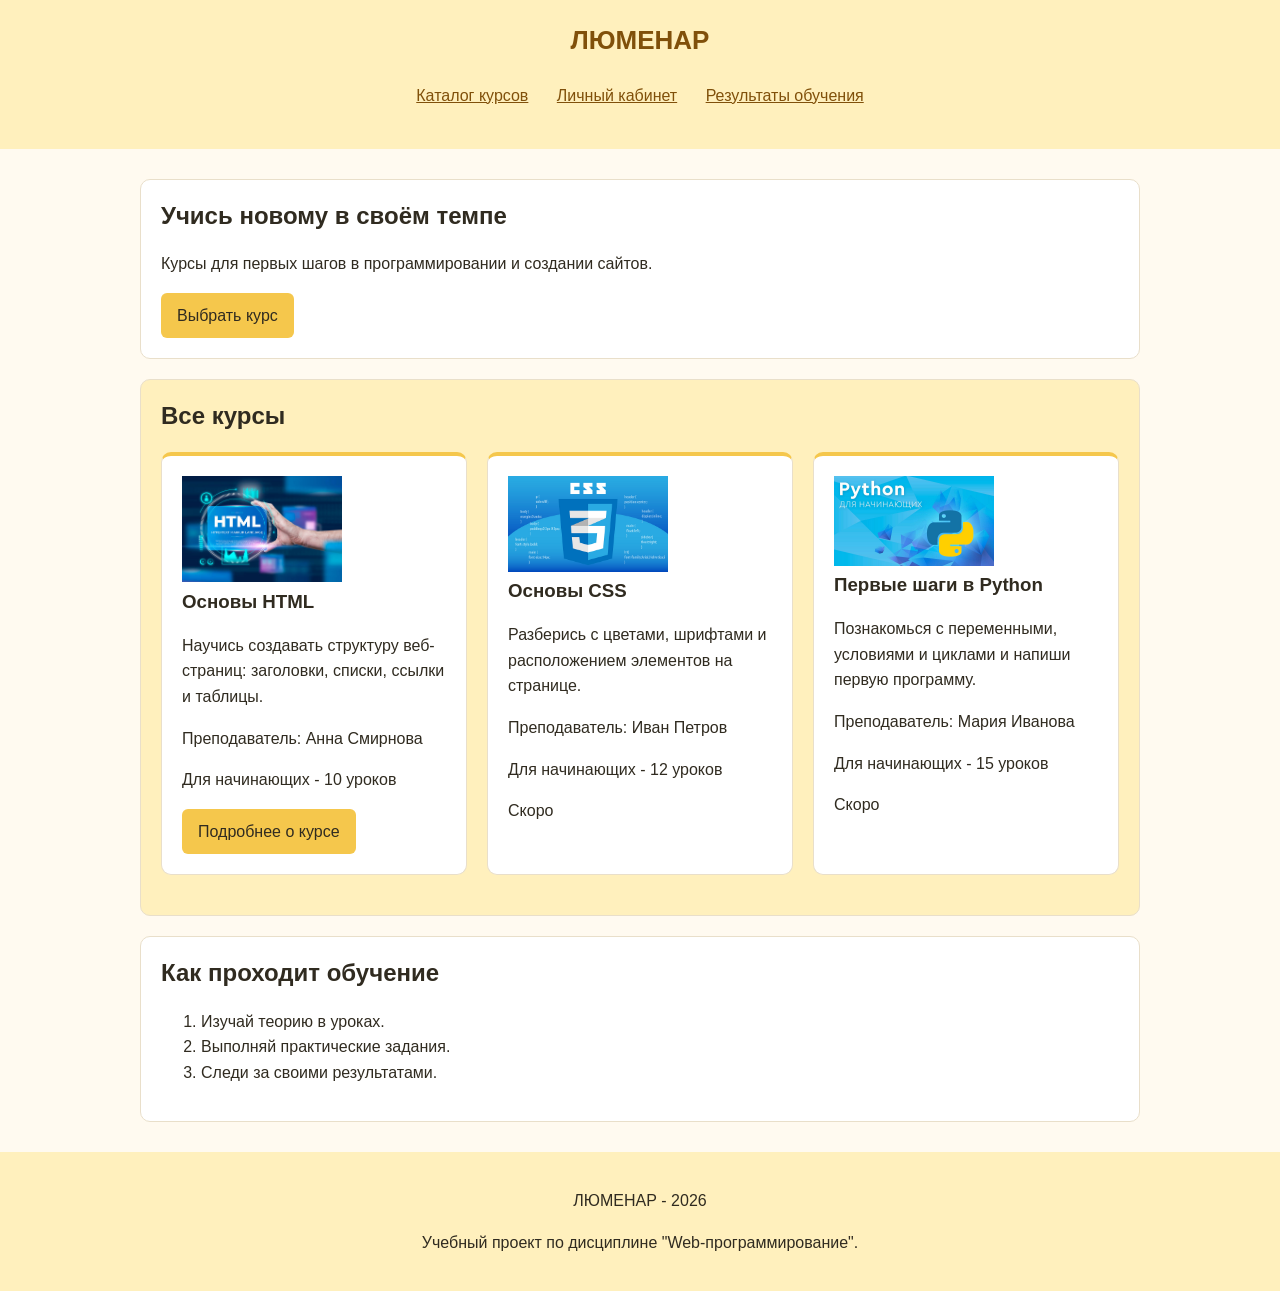
<file: lab2/index.html>
<!DOCTYPE html>
<html lang="ru">
<head>
    <meta charset="UTF-8">
    <meta name="viewport" content="width=device-width, initial-scale=1.0">
    <title>ЛЮМЕНАР - каталог курсов</title>
    <link rel="stylesheet" href="css/style.css">
</head>
<body>
    <!-- Общее меню сайта -->
    <header>
        <a href="index.html">ЛЮМЕНАР</a>
        <nav aria-label="Основная навигация">
            <ul>
                <li><a href="#catalog">Каталог курсов</a></li>
                <li><a href="profile.html">Личный кабинет</a></li>
                <li><a href="results.html">Результаты обучения</a></li>
            </ul>
        </nav>
    </header>

    <main>
        <section>
            <h1>Учись новому в своём темпе</h1>
            <p>Курсы для первых шагов в программировании и создании сайтов.</p>
            <a href="#catalog">Выбрать курс</a>
        </section>

        <!-- ссылки с #catalog ведут к этому разделу -->
        <section id="catalog">
            <h2>Все курсы</h2>
            <div class="courses">
                <article class="course-card">
                    <img src="images/course-html.png" alt="Обложка курса 'Основы HTML'" width="160">
                    <h3>Основы HTML</h3>
                    <p>Научись создавать структуру веб-страниц: заголовки, списки, ссылки и таблицы.</p>
                    <p>Преподаватель: Анна Смирнова</p>
                    <p>Для начинающих - 10 уроков</p>
                    <a href="course.html">Подробнее о курсе</a>
                </article>

                <!-- для этих курсов пока что нет страниц, поэтому вместо ссылки здесь текст -->
                <article class="course-card">
                    <img src="images/course-css.png" alt="Обложка курса 'Основы CSS'" width="160">
                    <h3>Основы CSS</h3>
                    <p>Разберись с цветами, шрифтами и расположением элементов на странице.</p>
                    <p>Преподаватель: Иван Петров</p>
                    <p>Для начинающих - 12 уроков</p>
                    <span>Скоро</span>
                </article>

                <article class="course-card">
                    <img src="images/course-python.png" alt="Обложка курса 'Первые шаги в Python'" width="160">
                    <h3>Первые шаги в Python</h3>
                    <p>Познакомься с переменными, условиями и циклами и напиши первую программу.</p>
                    <p>Преподаватель: Мария Иванова</p>
                    <p>Для начинающих - 15 уроков</p>
                    <span>Скоро</span>
                </article>
            </div>
        </section>

        <section>
            <h2>Как проходит обучение</h2>
            <ol>
                <li>Изучай теорию в уроках.</li>
                <li>Выполняй практические задания.</li>
                <li>Следи за своими результатами.</li>
            </ol>
        </section>
    </main>

    <footer>
        <p>ЛЮМЕНАР - 2026</p>
        <p>Учебный проект по дисциплине "Web-программирование".</p>
    </footer>
</body>
</html>
</file>
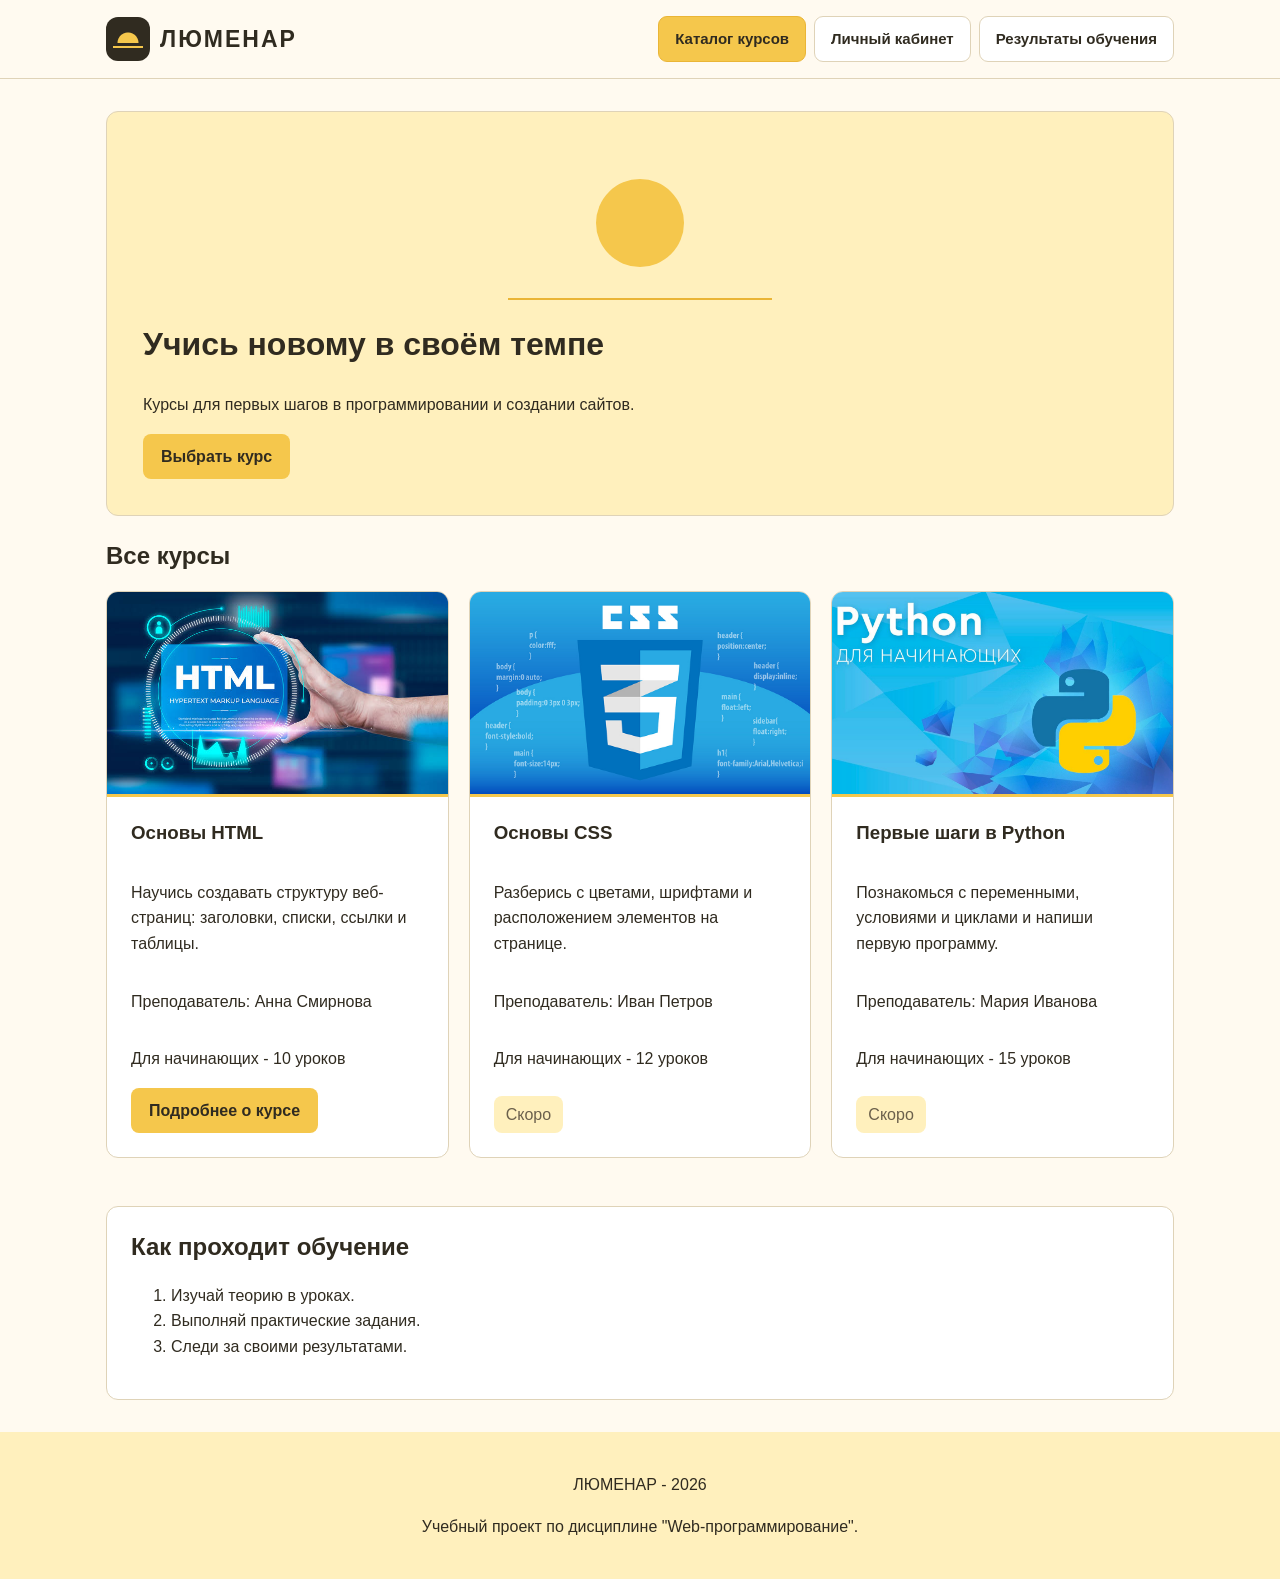
<file: lab4/index.html>
<!DOCTYPE html>
<html lang="ru">
<head>
    <meta charset="UTF-8">
    <meta name="viewport" content="width=device-width, initial-scale=1.0">
    <title>ЛЮМЕНАР - каталог курсов</title>
    <link rel="stylesheet" href="css/style.css">
</head>
<body>
    <!-- Общее меню сайта -->
    <header class="header">
        <a class="header__logo" href="index.html">ЛЮМЕНАР</a>
        <nav class="navigation" aria-label="Основная навигация">
            <ul>
                <li><a aria-current="page" href="#catalog">Каталог курсов</a></li>
                <li><a href="profile.html">Личный кабинет</a></li>
                <li><a href="results.html">Результаты обучения</a></li>
            </ul>
        </nav>
    </header>

    <main class="main main--catalog">
        <section class="panel hero">
            <span class="hero__horizon" aria-hidden="true">
                <span class="hero__sun"></span>
            </span>
            <h1>Учись новому в своём темпе</h1>
            <p>Курсы для первых шагов в программировании и создании сайтов.</p>
            <a class="button" href="#catalog">Выбрать курс</a>
        </section>

        <!-- ссылки с #catalog ведут к этому разделу -->
        <section class="catalog" id="catalog">
            <h2>Все курсы</h2>
            <div class="catalog__courses">
                <article class="course-card">
                    <img class="course-card__image" src="images/course-html.png" alt="Обложка курса 'Основы HTML'">
                    <div class="course-card__body">
                        <h3>Основы HTML</h3>
                        <p>Научись создавать структуру веб-страниц: заголовки, списки, ссылки и таблицы.</p>
                        <p>Преподаватель: Анна Смирнова</p>
                        <p>Для начинающих - 10 уроков</p>
                        <a class="button" href="course.html">Подробнее о курсе</a>
                    </div>
                </article>

                <!-- для этих курсов пока что нет страниц, поэтому вместо ссылки здесь текст -->
                <article class="course-card">
                    <img class="course-card__image" src="images/course-css.png" alt="Обложка курса 'Основы CSS'">
                    <div class="course-card__body">
                        <h3>Основы CSS</h3>
                        <p>Разберись с цветами, шрифтами и расположением элементов на странице.</p>
                        <p>Преподаватель: Иван Петров</p>
                        <p>Для начинающих - 12 уроков</p>
                        <span class="course-card__badge">Скоро</span>
                    </div>
                </article>

                <article class="course-card">
                    <img class="course-card__image" src="images/course-python.png" alt="Обложка курса 'Первые шаги в Python'">
                    <div class="course-card__body">
                        <h3>Первые шаги в Python</h3>
                        <p>Познакомься с переменными, условиями и циклами и напиши первую программу.</p>
                        <p>Преподаватель: Мария Иванова</p>
                        <p>Для начинающих - 15 уроков</p>
                        <span class="course-card__badge">Скоро</span>
                    </div>
                </article>
            </div>
        </section>

        <section class="panel">
            <h2>Как проходит обучение</h2>
            <ol>
                <li>Изучай теорию в уроках.</li>
                <li>Выполняй практические задания.</li>
                <li>Следи за своими результатами.</li>
            </ol>
        </section>
    </main>

    <footer class="footer">
        <p>ЛЮМЕНАР - 2026</p>
        <p>Учебный проект по дисциплине "Web-программирование".</p>
    </footer>
</body>
</html>
</file>
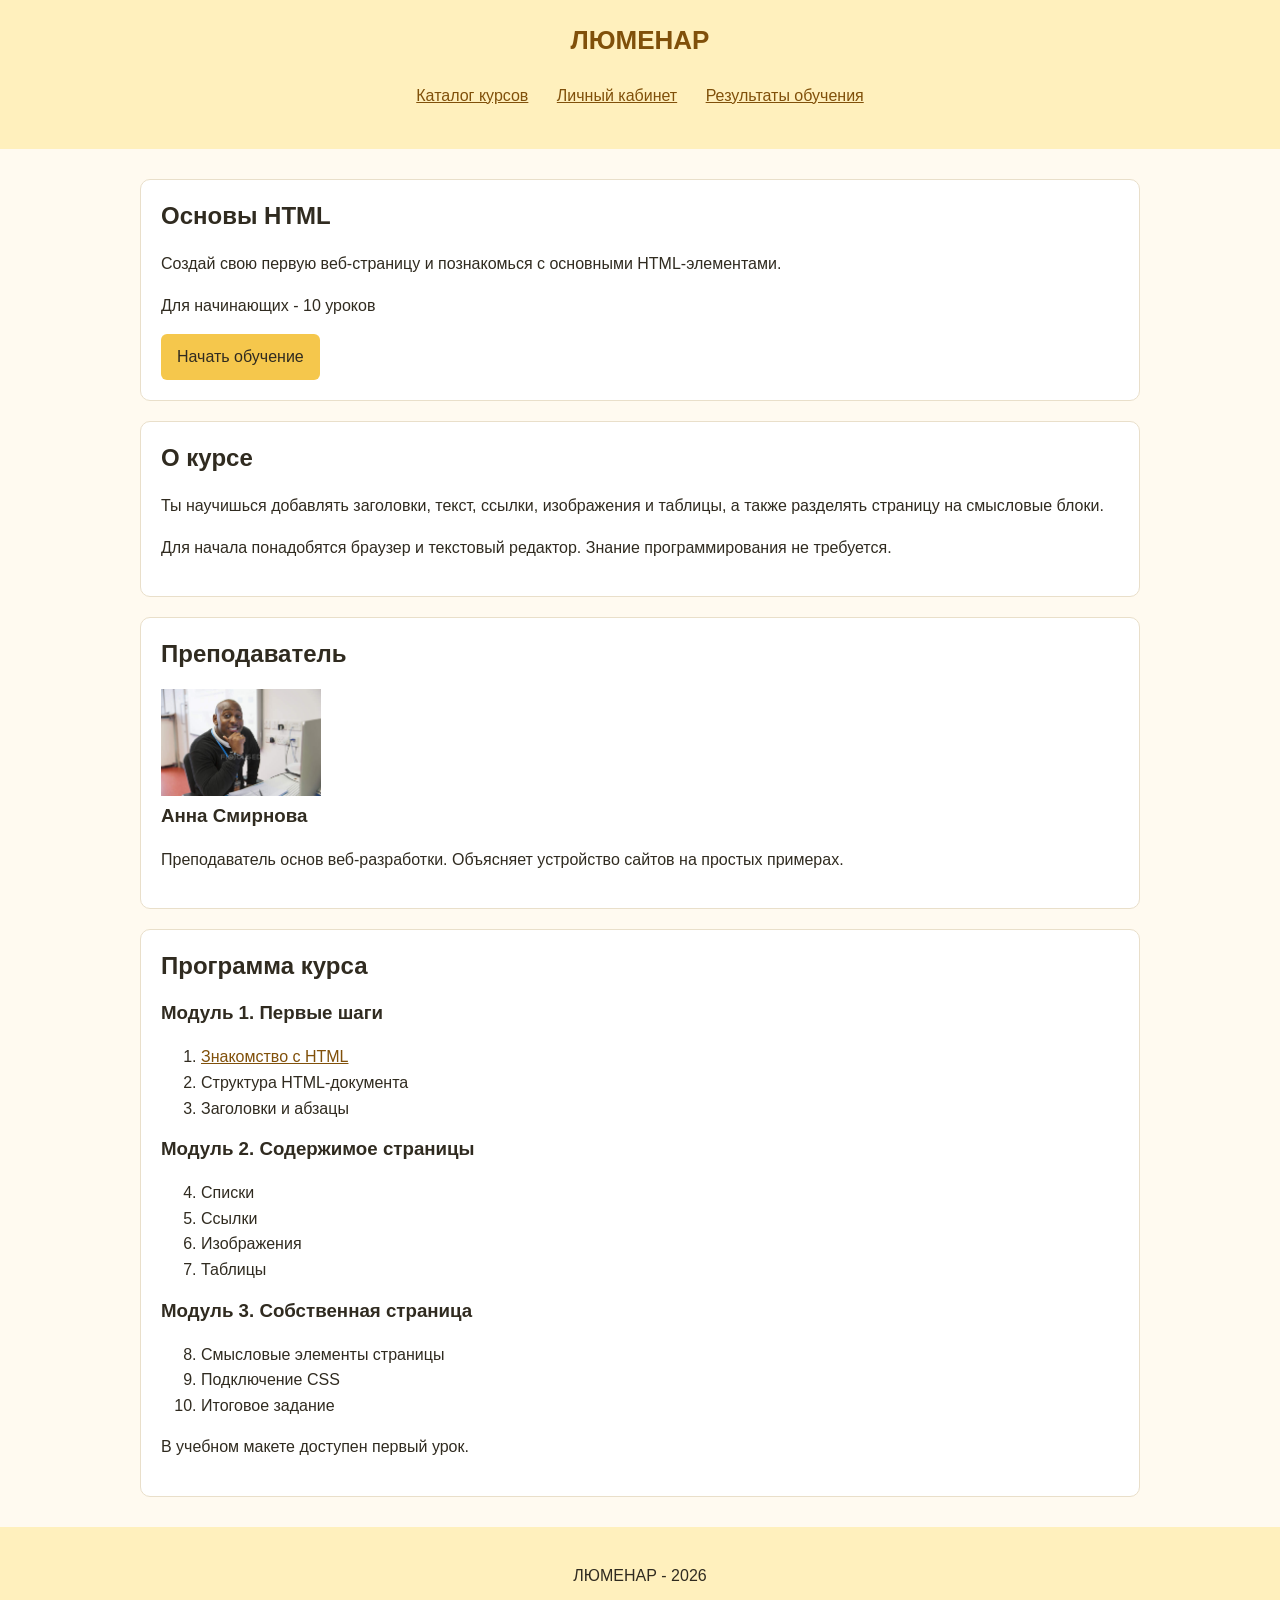
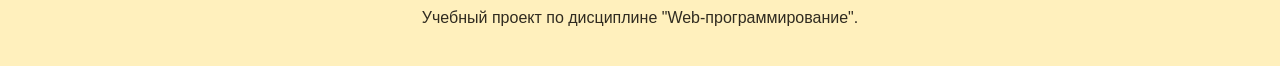
<file: lab2/course.html>
<!DOCTYPE html>
<html lang="ru">
<head>
    <meta charset="UTF-8">
    <meta name="viewport" content="width=device-width, initial-scale=1.0">
    <title>ЛЮМЕНАР - Основы HTML</title>
    <link rel="stylesheet" href="css/style.css">
</head>
<body>
    <header>
        <a href="index.html">ЛЮМЕНАР</a>
        <nav aria-label="Основная навигация">
            <ul>
                <li><a href="index.html#catalog">Каталог курсов</a></li>
                <li><a href="profile.html">Личный кабинет</a></li>
                <li><a href="results.html">Результаты обучения</a></li>
            </ul>
        </nav>
    </header>

    <main>
        <section>
            <h1>Основы HTML</h1>
            <p>Создай свою первую веб-страницу и познакомься с основными HTML-элементами.</p>
            <p>Для начинающих - 10 уроков</p>
            <a href="lesson.html">Начать обучение</a>
        </section>

        <section>
            <h2>О курсе</h2>
            <p>Ты научишься добавлять заголовки, текст, ссылки, изображения и таблицы, а также разделять страницу на смысловые блоки.</p>
            <p>Для начала понадобятся браузер и текстовый редактор. Знание программирования не требуется.</p>
        </section>

        <section>
            <h2>Преподаватель</h2>
            <img src="images/teacher.png" alt="Аватар преподавателя Анны Смирновой" width="160">
            <h3>Анна Смирнова</h3>
            <p>Преподаватель основ веб-разработки. Объясняет устройство сайтов на простых примерах.</p>
        </section>

        <section>
            <h2>Программа курса</h2>
            <h3>Модуль 1. Первые шаги</h3>
            <ol>
                <li><a href="lesson.html">Знакомство с HTML</a></li>
                <li>Структура HTML-документа</li>
                <li>Заголовки и абзацы</li>
            </ol>
            <h3>Модуль 2. Содержимое страницы</h3>
            <ol start="4">
                <li>Списки</li>
                <li>Ссылки</li>
                <li>Изображения</li>
                <li>Таблицы</li>
            </ol>
            <h3>Модуль 3. Собственная страница</h3>
            <ol start="8">
                <li>Смысловые элементы страницы</li>
                <li>Подключение CSS</li>
                <li>Итоговое задание</li>
            </ol>
            <p>В учебном макете доступен первый урок.</p>
        </section>
    </main>

    <footer>
        <p>ЛЮМЕНАР - 2026</p>
        <p>Учебный проект по дисциплине "Web-программирование".</p>
    </footer>
</body>
</html>
</file>
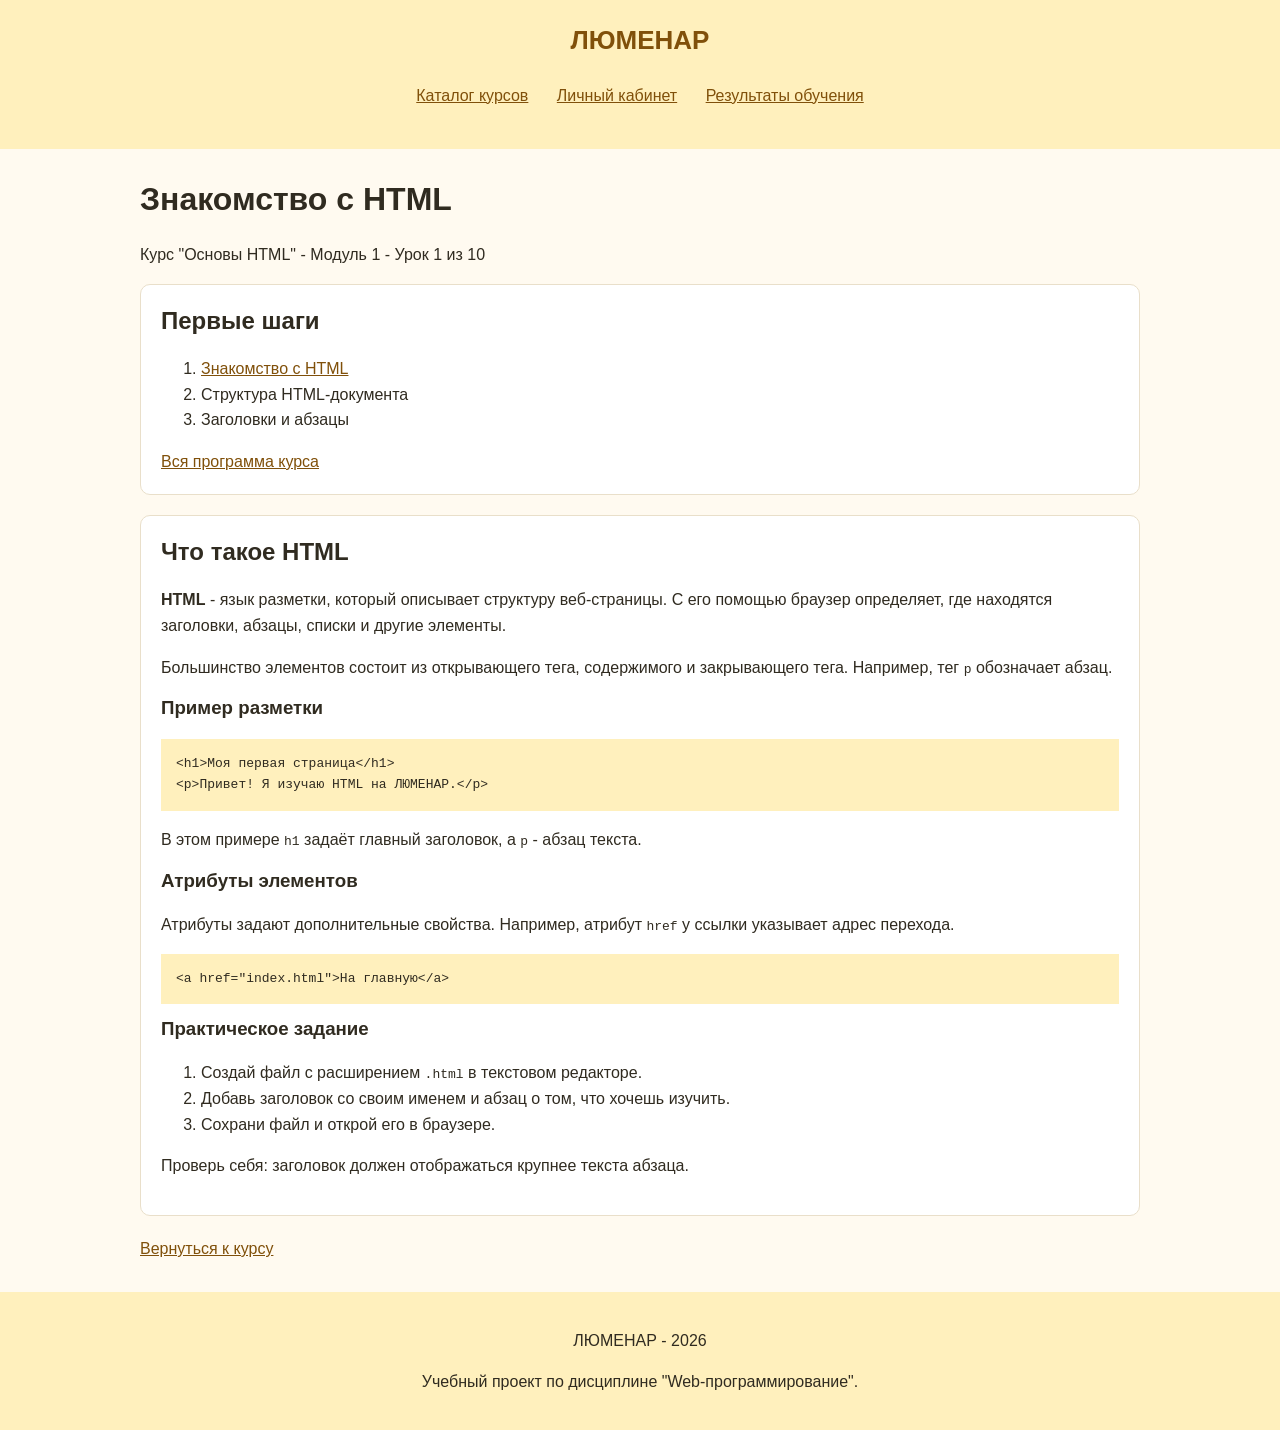
<file: lab2/lesson.html>
<!DOCTYPE html>
<html lang="ru">
<head>
    <meta charset="UTF-8">
    <meta name="viewport" content="width=device-width, initial-scale=1.0">
    <title>ЛЮМЕНАР - Знакомство с HTML</title>
    <link rel="stylesheet" href="css/style.css">
</head>
<body>
    <header>
        <a href="index.html">ЛЮМЕНАР</a>
        <nav aria-label="Основная навигация">
            <ul>
                <li><a href="index.html#catalog">Каталог курсов</a></li>
                <li><a href="profile.html">Личный кабинет</a></li>
                <li><a href="results.html">Результаты обучения</a></li>
            </ul>
        </nav>
    </header>

    <main>
        <h1>Знакомство с HTML</h1>
        <p>Курс "Основы HTML" - Модуль 1 - Урок 1 из 10</p>

        <aside>
            <nav aria-label="Уроки первого модуля">
                <h2>Первые шаги</h2>
                <ol>
                    <li><a href="lesson.html" aria-current="page">Знакомство с HTML</a></li>
                    <li>Структура HTML-документа</li>
                    <li>Заголовки и абзацы</li>
                </ol>
                <a href="course.html">Вся программа курса</a>
            </nav>
        </aside>

        <article>
            <h2>Что такое HTML</h2>
            <p><strong>HTML</strong> - язык разметки, который описывает структуру веб-страницы. С его помощью браузер определяет, где находятся заголовки, абзацы, списки и другие элементы.</p>
            <p>Большинство элементов состоит из открывающего тега, содержимого и закрывающего тега. Например, тег <code>p</code> обозначает абзац.</p>

            <h3>Пример разметки</h3>
            <!-- &lt; и &gt; нужны, чтобы теги показывались как текст -->
            <!-- pre сохраняет переносы строк в примере -->
            <pre><code>&lt;h1&gt;Моя первая страница&lt;/h1&gt;
&lt;p&gt;Привет! Я изучаю HTML на ЛЮМЕНАР.&lt;/p&gt;</code></pre>
            <p>В этом примере <code>h1</code> задаёт главный заголовок, а <code>p</code> - абзац текста.</p>

            <h3>Атрибуты элементов</h3>
            <p>Атрибуты задают дополнительные свойства. Например, атрибут <code>href</code> у ссылки указывает адрес перехода.</p>
            <pre><code>&lt;a href="index.html"&gt;На главную&lt;/a&gt;</code></pre>

            <h3>Практическое задание</h3>
            <ol>
                <li>Создай файл с расширением <code>.html</code> в текстовом редакторе.</li>
                <li>Добавь заголовок со своим именем и абзац о том, что хочешь изучить.</li>
                <li>Сохрани файл и открой его в браузере.</li>
            </ol>
            <p>Проверь себя: заголовок должен отображаться крупнее текста абзаца.</p>
        </article>

        <p><a href="course.html">Вернуться к курсу</a></p>
    </main>

    <footer>
        <p>ЛЮМЕНАР - 2026</p>
        <p>Учебный проект по дисциплине "Web-программирование".</p>
    </footer>
</body>
</html>
</file>
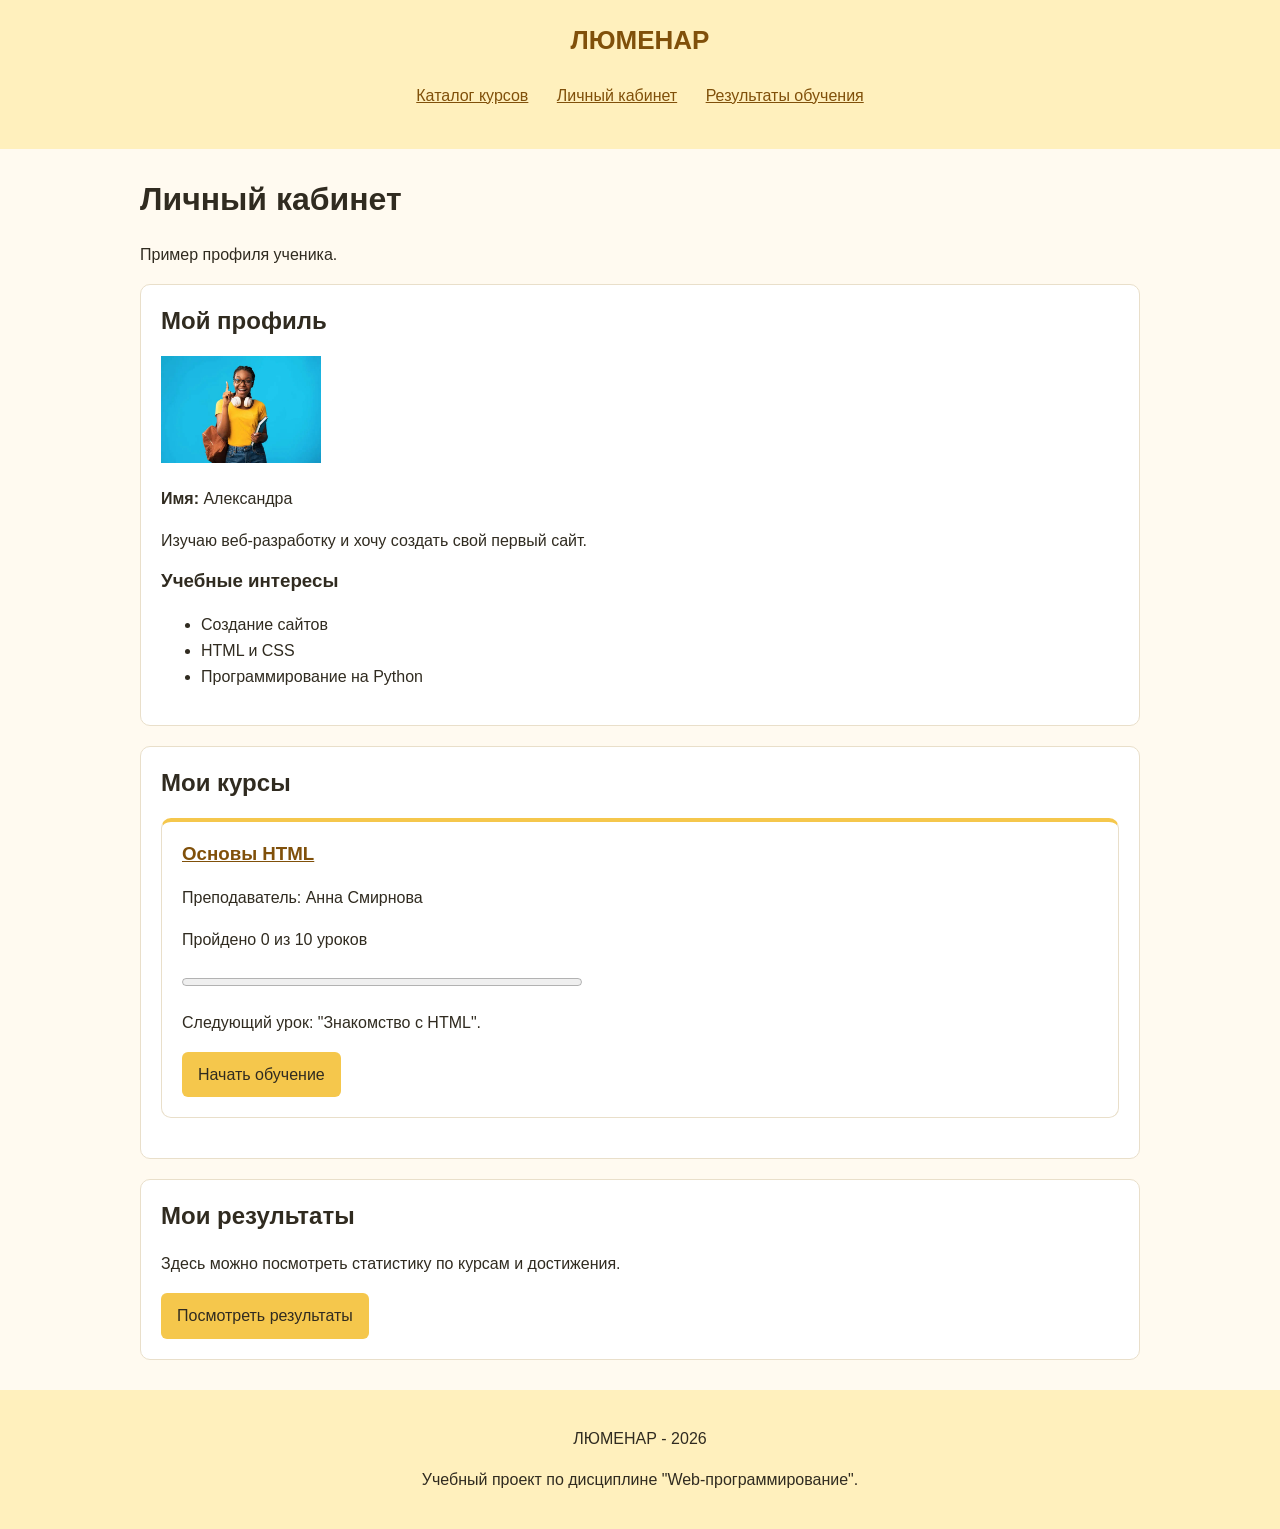
<file: lab2/profile.html>
<!DOCTYPE html>
<html lang="ru">
<head>
    <meta charset="UTF-8">
    <meta name="viewport" content="width=device-width, initial-scale=1.0">
    <title>ЛЮМЕНАР - Личный кабинет</title>
    <link rel="stylesheet" href="css/style.css">
</head>
<body>
    <header>
        <a href="index.html">ЛЮМЕНАР</a>
        <nav aria-label="Основная навигация">
            <ul>
                <li><a href="index.html#catalog">Каталог курсов</a></li>
                <li><a href="profile.html">Личный кабинет</a></li>
                <li><a href="results.html">Результаты обучения</a></li>
            </ul>
        </nav>
    </header>

    <main>
        <h1>Личный кабинет</h1>
        <p>Пример профиля ученика.</p>

        <section>
            <h2>Мой профиль</h2>
            <img src="images/student.png" alt="Аватар ученика Александры" width="160">
            <p><strong>Имя:</strong> Александра</p>
            <p>Изучаю веб-разработку и хочу создать свой первый сайт.</p>
            <h3>Учебные интересы</h3>
            <ul>
                <li>Создание сайтов</li>
                <li>HTML и CSS</li>
                <li>Программирование на Python</li>
            </ul>
        </section>

        <section>
            <h2>Мои курсы</h2>
            <article class="course-card">
                <h3><a href="course.html">Основы HTML</a></h3>
                <p>Преподаватель: Анна Смирнова</p>
                <!-- for у подписи совпадает с id полосы прогресса -->
                <p><label for="html-progress">Пройдено 0 из 10 уроков</label></p>
                <!-- value это пройденные уроки, max их общее число -->
                <progress id="html-progress" value="0" max="10">0 из 10</progress>
                <p>Следующий урок: "Знакомство с HTML".</p>
                <a href="lesson.html">Начать обучение</a>
            </article>
        </section>

        <section>
            <h2>Мои результаты</h2>
            <p>Здесь можно посмотреть статистику по курсам и достижения.</p>
            <a href="results.html">Посмотреть результаты</a>
        </section>
    </main>

    <footer>
        <p>ЛЮМЕНАР - 2026</p>
        <p>Учебный проект по дисциплине "Web-программирование".</p>
    </footer>
</body>
</html>
</file>
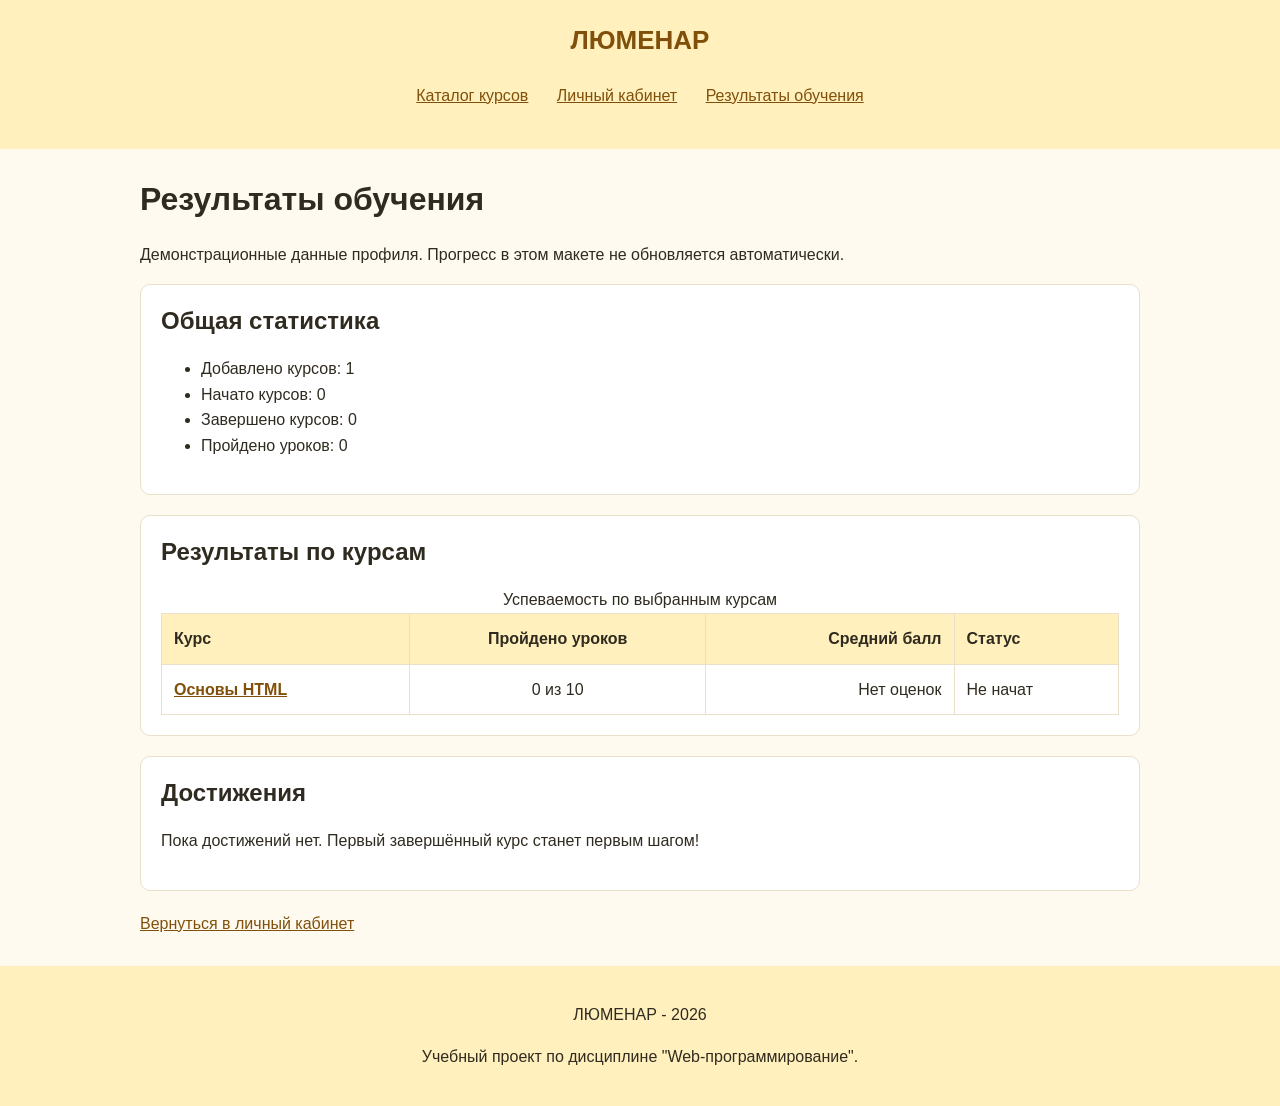
<file: lab2/results.html>
<!DOCTYPE html>
<html lang="ru">
<head>
    <meta charset="UTF-8">
    <meta name="viewport" content="width=device-width, initial-scale=1.0">
    <title>ЛЮМЕНАР - Результаты обучения</title>
    <link rel="stylesheet" href="css/style.css">
</head>
<body>
    <header>
        <a href="index.html">ЛЮМЕНАР</a>
        <nav aria-label="Основная навигация">
            <ul>
                <li><a href="index.html#catalog">Каталог курсов</a></li>
                <li><a href="profile.html">Личный кабинет</a></li>
                <li><a href="results.html">Результаты обучения</a></li>
            </ul>
        </nav>
    </header>

    <main>
        <h1>Результаты обучения</h1>
        <p>Демонстрационные данные профиля. Прогресс в этом макете не обновляется автоматически.</p>

        <section>
            <h2>Общая статистика</h2>
            <ul>
                <li>Добавлено курсов: 1</li>
                <li>Начато курсов: 0</li>
                <li>Завершено курсов: 0</li>
                <li>Пройдено уроков: 0</li>
            </ul>
        </section>

        <section>
            <h2>Результаты по курсам</h2>
            <table>
                <caption>Успеваемость по выбранным курсам</caption>
                <thead>
                    <tr>
                        <th scope="col">Курс</th>
                        <th scope="col">Пройдено уроков</th>
                        <th scope="col">Средний балл</th>
                        <th scope="col">Статус</th>
                    </tr>
                </thead>
                <tbody>
                    <tr>
                        <th scope="row"><a href="course.html">Основы HTML</a></th>
                        <td>0 из 10</td>
                        <td>Нет оценок</td>
                        <td>Не начат</td>
                    </tr>
                </tbody>
            </table>
        </section>

        <section>
            <h2>Достижения</h2>
            <p>Пока достижений нет. Первый завершённый курс станет первым шагом!</p>
        </section>

        <p><a href="profile.html">Вернуться в личный кабинет</a></p>
    </main>

    <footer>
        <p>ЛЮМЕНАР - 2026</p>
        <p>Учебный проект по дисциплине "Web-программирование".</p>
    </footer>
</body>
</html>
</file>
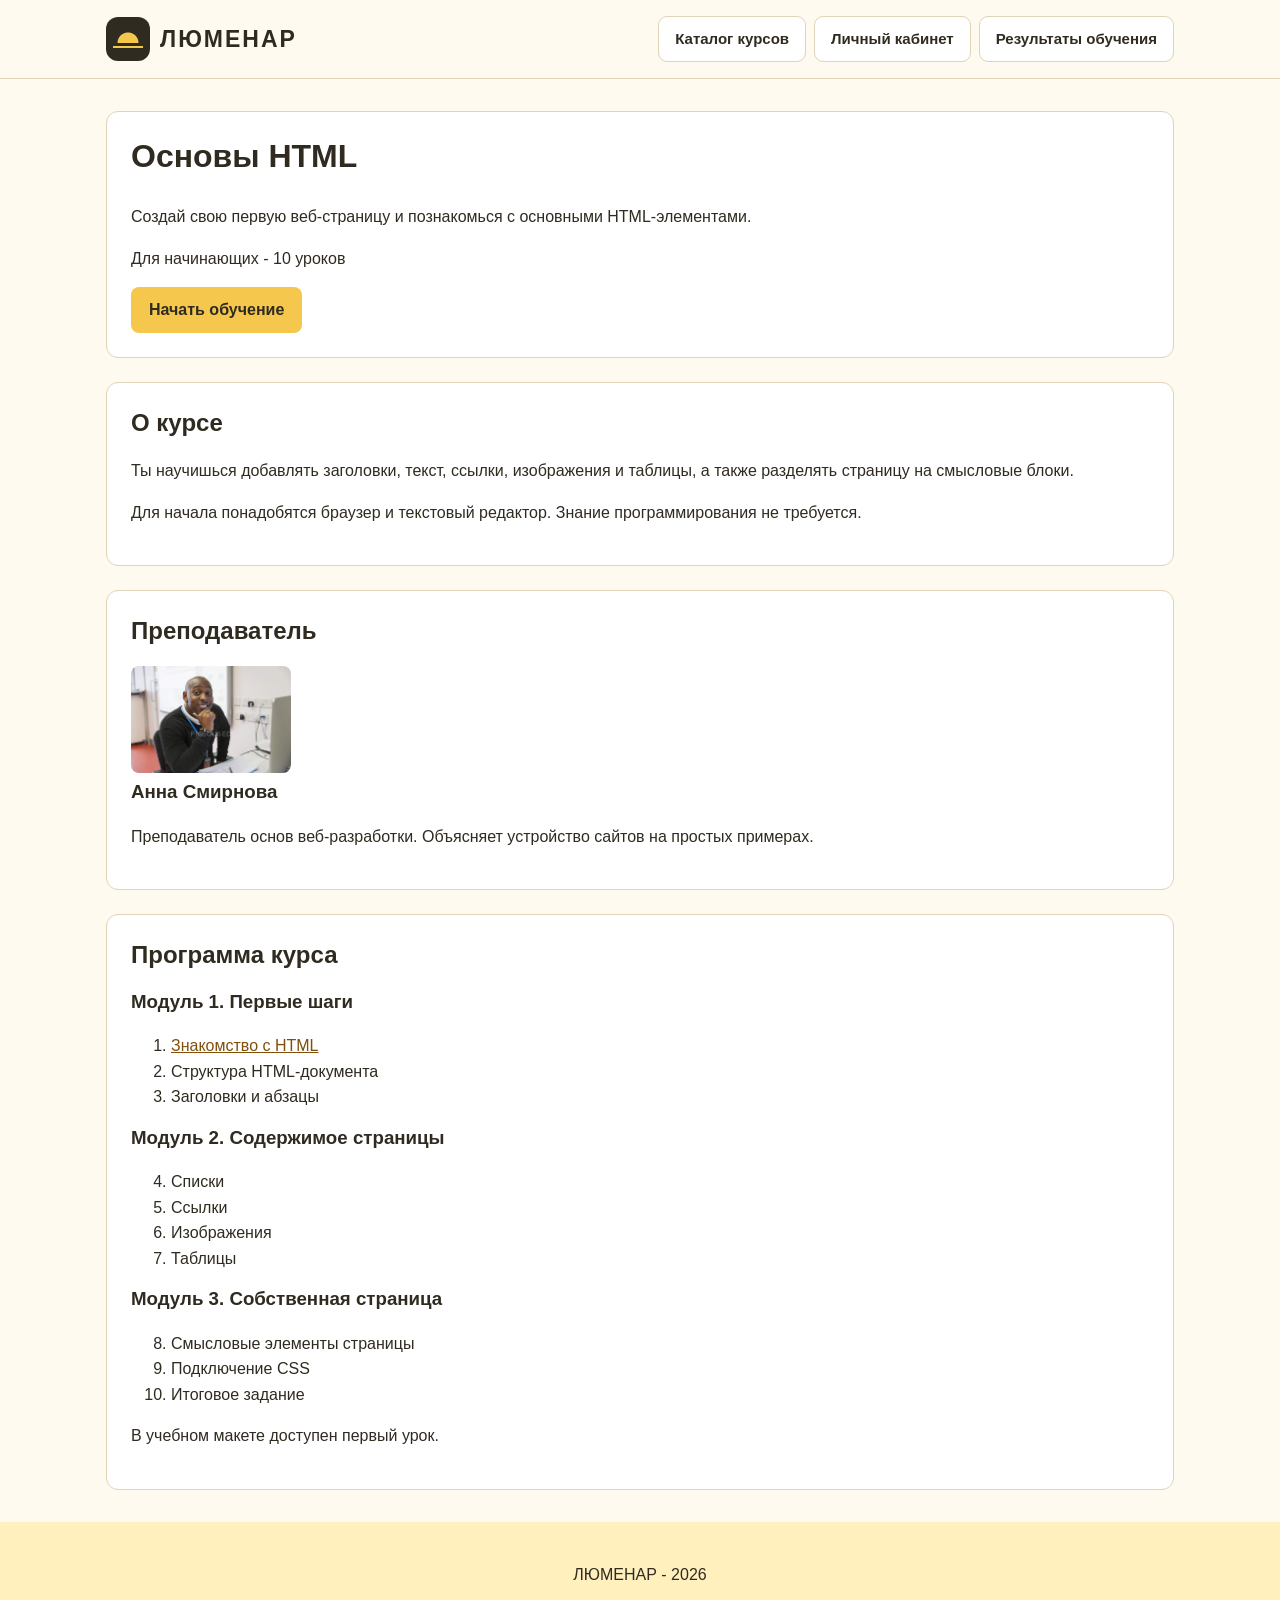
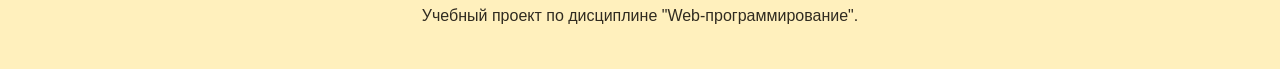
<file: lab4/course.html>
<!DOCTYPE html>
<html lang="ru">
<head>
    <meta charset="UTF-8">
    <meta name="viewport" content="width=device-width, initial-scale=1.0">
    <title>ЛЮМЕНАР - Основы HTML</title>
    <link rel="stylesheet" href="css/style.css">
</head>
<body>
    <header class="header">
        <a class="header__logo" href="index.html">ЛЮМЕНАР</a>
        <nav class="navigation" aria-label="Основная навигация">
            <ul>
                <li><a href="index.html#catalog">Каталог курсов</a></li>
                <li><a href="profile.html">Личный кабинет</a></li>
                <li><a href="results.html">Результаты обучения</a></li>
            </ul>
        </nav>
    </header>

    <main class="main">
        <section class="panel">
            <h1>Основы HTML</h1>
            <p>Создай свою первую веб-страницу и познакомься с основными HTML-элементами.</p>
            <p>Для начинающих - 10 уроков</p>
            <a class="button" href="lesson.html">Начать обучение</a>
        </section>

        <section class="panel">
            <h2>О курсе</h2>
            <p>Ты научишься добавлять заголовки, текст, ссылки, изображения и таблицы, а также разделять страницу на смысловые блоки.</p>
            <p>Для начала понадобятся браузер и текстовый редактор. Знание программирования не требуется.</p>
        </section>

        <section class="panel">
            <h2>Преподаватель</h2>
            <img src="images/teacher.png" alt="Аватар преподавателя Анны Смирновой" width="160">
            <h3>Анна Смирнова</h3>
            <p>Преподаватель основ веб-разработки. Объясняет устройство сайтов на простых примерах.</p>
        </section>

        <section class="panel">
            <h2>Программа курса</h2>
            <h3>Модуль 1. Первые шаги</h3>
            <ol>
                <li><a href="lesson.html">Знакомство с HTML</a></li>
                <li>Структура HTML-документа</li>
                <li>Заголовки и абзацы</li>
            </ol>
            <h3>Модуль 2. Содержимое страницы</h3>
            <ol start="4">
                <li>Списки</li>
                <li>Ссылки</li>
                <li>Изображения</li>
                <li>Таблицы</li>
            </ol>
            <h3>Модуль 3. Собственная страница</h3>
            <ol start="8">
                <li>Смысловые элементы страницы</li>
                <li>Подключение CSS</li>
                <li>Итоговое задание</li>
            </ol>
            <p>В учебном макете доступен первый урок.</p>
        </section>
    </main>

    <footer class="footer">
        <p>ЛЮМЕНАР - 2026</p>
        <p>Учебный проект по дисциплине "Web-программирование".</p>
    </footer>
</body>
</html>
</file>
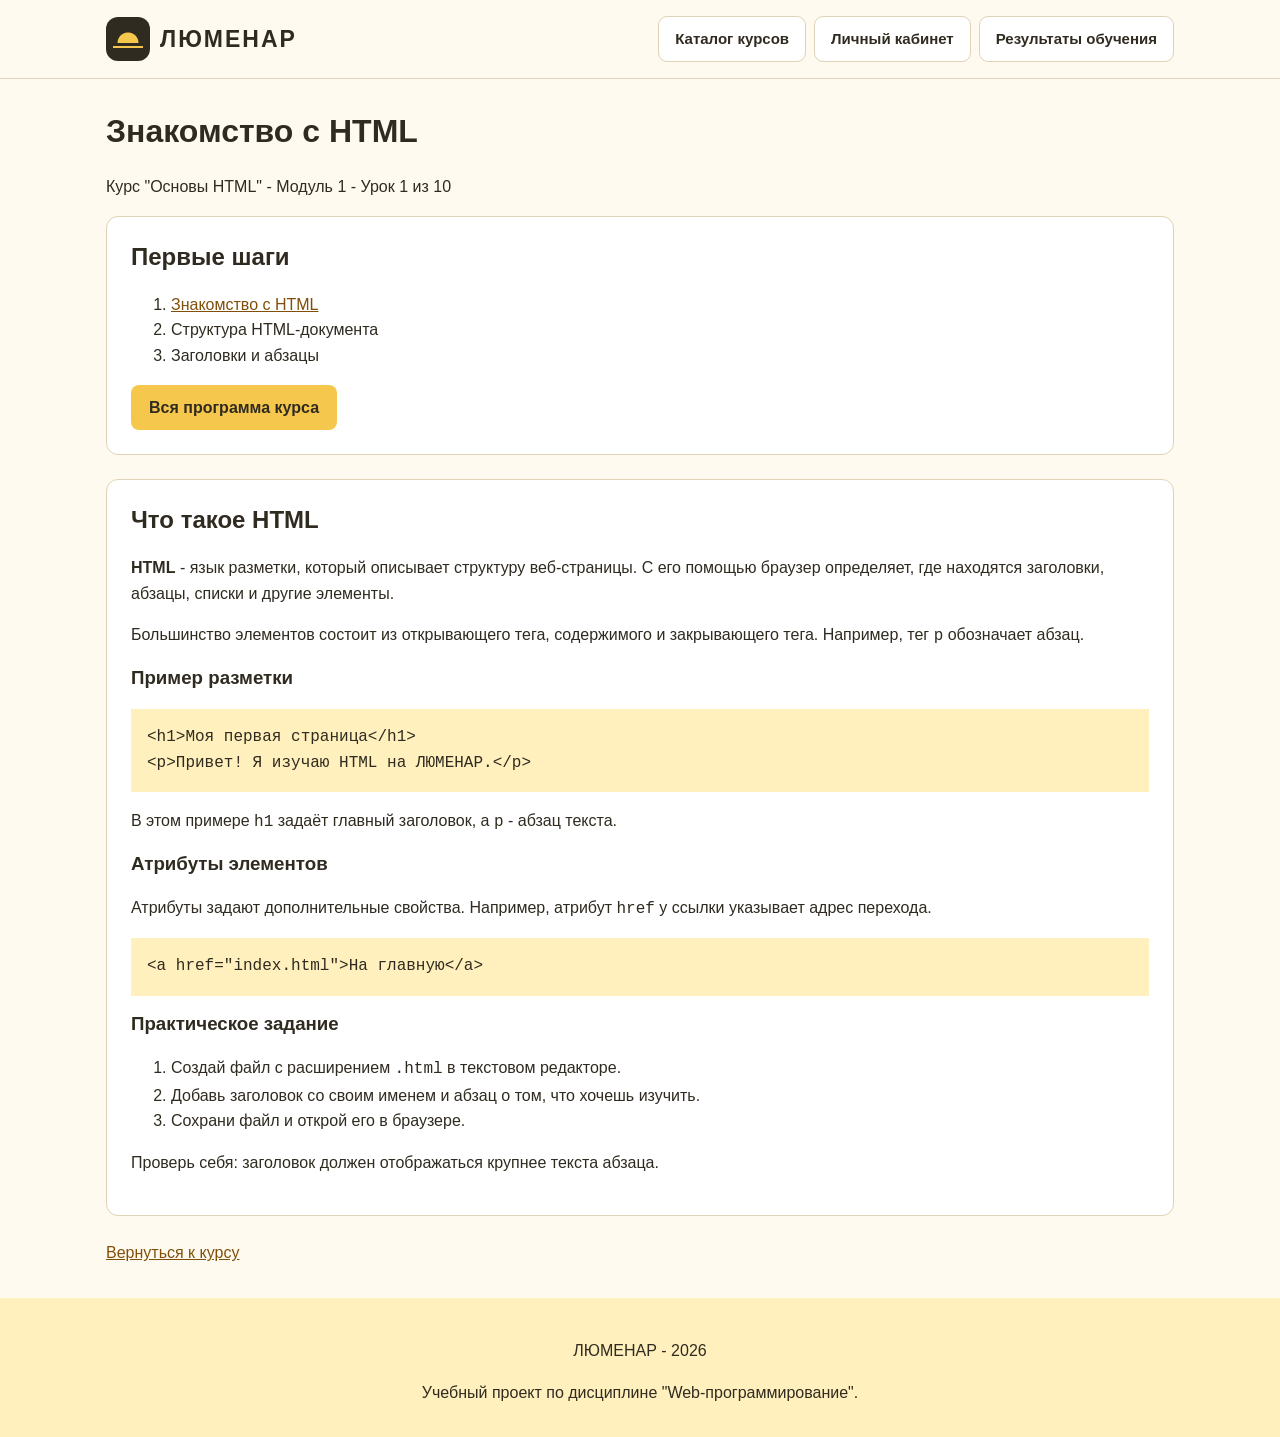
<file: lab4/lesson.html>
<!DOCTYPE html>
<html lang="ru">
<head>
    <meta charset="UTF-8">
    <meta name="viewport" content="width=device-width, initial-scale=1.0">
    <title>ЛЮМЕНАР - Знакомство с HTML</title>
    <link rel="stylesheet" href="css/style.css">
</head>
<body>
    <header class="header">
        <a class="header__logo" href="index.html">ЛЮМЕНАР</a>
        <nav class="navigation" aria-label="Основная навигация">
            <ul>
                <li><a href="index.html#catalog">Каталог курсов</a></li>
                <li><a href="profile.html">Личный кабинет</a></li>
                <li><a href="results.html">Результаты обучения</a></li>
            </ul>
        </nav>
    </header>

    <main class="main">
        <h1>Знакомство с HTML</h1>
        <p>Курс "Основы HTML" - Модуль 1 - Урок 1 из 10</p>

        <aside class="panel">
            <nav aria-label="Уроки первого модуля">
                <h2>Первые шаги</h2>
                <ol>
                    <li><a href="lesson.html" aria-current="page">Знакомство с HTML</a></li>
                    <li>Структура HTML-документа</li>
                    <li>Заголовки и абзацы</li>
                </ol>
                <a class="button" href="course.html">Вся программа курса</a>
            </nav>
        </aside>

        <article class="panel">
            <h2>Что такое HTML</h2>
            <p><strong>HTML</strong> - язык разметки, который описывает структуру веб-страницы. С его помощью браузер определяет, где находятся заголовки, абзацы, списки и другие элементы.</p>
            <p>Большинство элементов состоит из открывающего тега, содержимого и закрывающего тега. Например, тег <code>p</code> обозначает абзац.</p>

            <h3>Пример разметки</h3>
            <!-- &lt; и &gt; нужны, чтобы теги показывались как текст -->
            <!-- pre сохраняет переносы строк в примере -->
            <pre><code>&lt;h1&gt;Моя первая страница&lt;/h1&gt;
&lt;p&gt;Привет! Я изучаю HTML на ЛЮМЕНАР.&lt;/p&gt;</code></pre>
            <p>В этом примере <code>h1</code> задаёт главный заголовок, а <code>p</code> - абзац текста.</p>

            <h3>Атрибуты элементов</h3>
            <p>Атрибуты задают дополнительные свойства. Например, атрибут <code>href</code> у ссылки указывает адрес перехода.</p>
            <pre><code>&lt;a href="index.html"&gt;На главную&lt;/a&gt;</code></pre>

            <h3>Практическое задание</h3>
            <ol>
                <li>Создай файл с расширением <code>.html</code> в текстовом редакторе.</li>
                <li>Добавь заголовок со своим именем и абзац о том, что хочешь изучить.</li>
                <li>Сохрани файл и открой его в браузере.</li>
            </ol>
            <p>Проверь себя: заголовок должен отображаться крупнее текста абзаца.</p>
        </article>

        <p><a href="course.html">Вернуться к курсу</a></p>
    </main>

    <footer class="footer">
        <p>ЛЮМЕНАР - 2026</p>
        <p>Учебный проект по дисциплине "Web-программирование".</p>
    </footer>
</body>
</html>
</file>
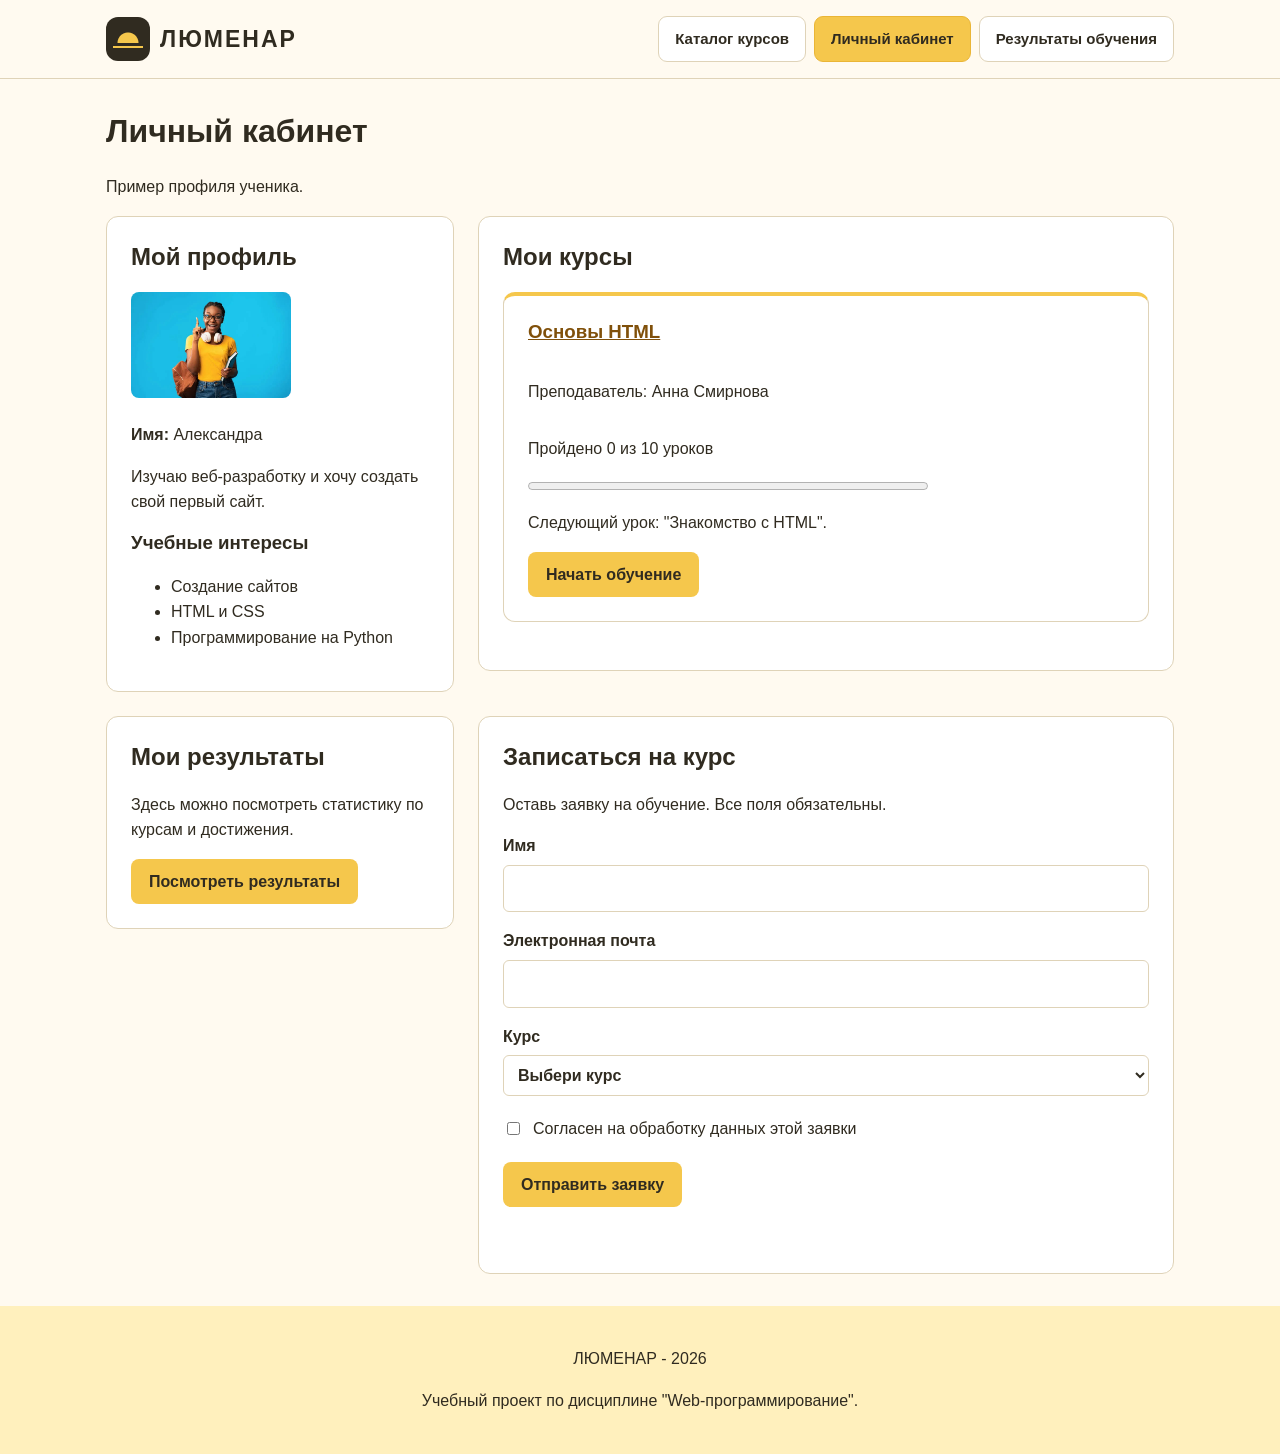
<file: lab4/profile.html>
<!DOCTYPE html>
<html lang="ru">
<head>
    <meta charset="UTF-8">
    <meta name="viewport" content="width=device-width, initial-scale=1.0">
    <title>ЛЮМЕНАР - Личный кабинет</title>
    <link rel="stylesheet" href="css/style.css">
    <script src="js/application.js" defer></script>
</head>
<body>
    <header class="header">
        <a class="header__logo" href="index.html">ЛЮМЕНАР</a>
        <nav class="navigation" aria-label="Основная навигация">
            <ul>
                <li><a href="index.html#catalog">Каталог курсов</a></li>
                <li><a aria-current="page" href="profile.html">Личный кабинет</a></li>
                <li><a href="results.html">Результаты обучения</a></li>
            </ul>
        </nav>
    </header>

    <main class="main">
        <h1>Личный кабинет</h1>
        <p>Пример профиля ученика.</p>

        <div class="profile">
            <section class="panel profile__about">
                <h2>Мой профиль</h2>
                <img src="images/student.png" alt="Аватар ученика Александры" width="160">
                <p><strong>Имя:</strong> Александра</p>
                <p>Изучаю веб-разработку и хочу создать свой первый сайт.</p>
                <h3>Учебные интересы</h3>
                <ul>
                    <li>Создание сайтов</li>
                    <li>HTML и CSS</li>
                    <li>Программирование на Python</li>
                </ul>
            </section>

            <section class="panel profile__courses">
                <h2>Мои курсы</h2>
                <article class="course-card">
                    <h3><a href="course.html">Основы HTML</a></h3>
                    <p>Преподаватель: Анна Смирнова</p>
                    <!-- for у подписи совпадает с id полосы прогресса -->
                    <p><label for="html-progress">Пройдено 0 из 10 уроков</label></p>
                    <!-- value это пройденные уроки, max их общее число -->
                    <progress id="html-progress" value="0" max="10">0 из 10</progress>
                    <p>Следующий урок: "Знакомство с HTML".</p>
                    <a class="button" href="lesson.html">Начать обучение</a>
                </article>
            </section>

            <section class="panel profile__results">
                <h2>Мои результаты</h2>
                <p>Здесь можно посмотреть статистику по курсам и достижения.</p>
                <a class="button" href="results.html">Посмотреть результаты</a>
            </section>

            <section class="panel profile__application">
                <h2>Записаться на курс</h2>
                <p>Оставь заявку на обучение. Все поля обязательны.</p>
                <form class="application" id="application-form" action="/api/applications" method="post">
                    <label class="application__field" for="student-name">Имя
                        <input id="student-name" name="name" type="text" autocomplete="given-name" required minlength="2" maxlength="80">
                    </label>
                    <label class="application__field" for="student-email">Электронная почта
                        <input id="student-email" name="email" type="email" autocomplete="email" required maxlength="120">
                    </label>
                    <label class="application__field" for="selected-course">Курс
                        <select id="selected-course" name="course" required>
                            <option value="">Выбери курс</option>
                            <option value="html">Основы HTML</option>
                            <option value="css">Основы CSS (лист ожидания)</option>
                            <option value="python">Первые шаги в Python (лист ожидания)</option>
                        </select>
                    </label>
                    <label class="application__consent" for="student-consent">
                        <input id="student-consent" name="consent" type="checkbox" required>
                        Согласен на обработку данных этой заявки
                    </label>
                    <button class="button" type="submit">Отправить заявку</button>
                    <p class="application__status" id="application-status" role="status" aria-live="polite"></p>
                </form>
                <noscript>Для отправки заявки включи JavaScript в браузере.</noscript>
            </section>
        </div>
    </main>

    <footer class="footer">
        <p>ЛЮМЕНАР - 2026</p>
        <p>Учебный проект по дисциплине "Web-программирование".</p>
    </footer>
</body>
</html>
</file>
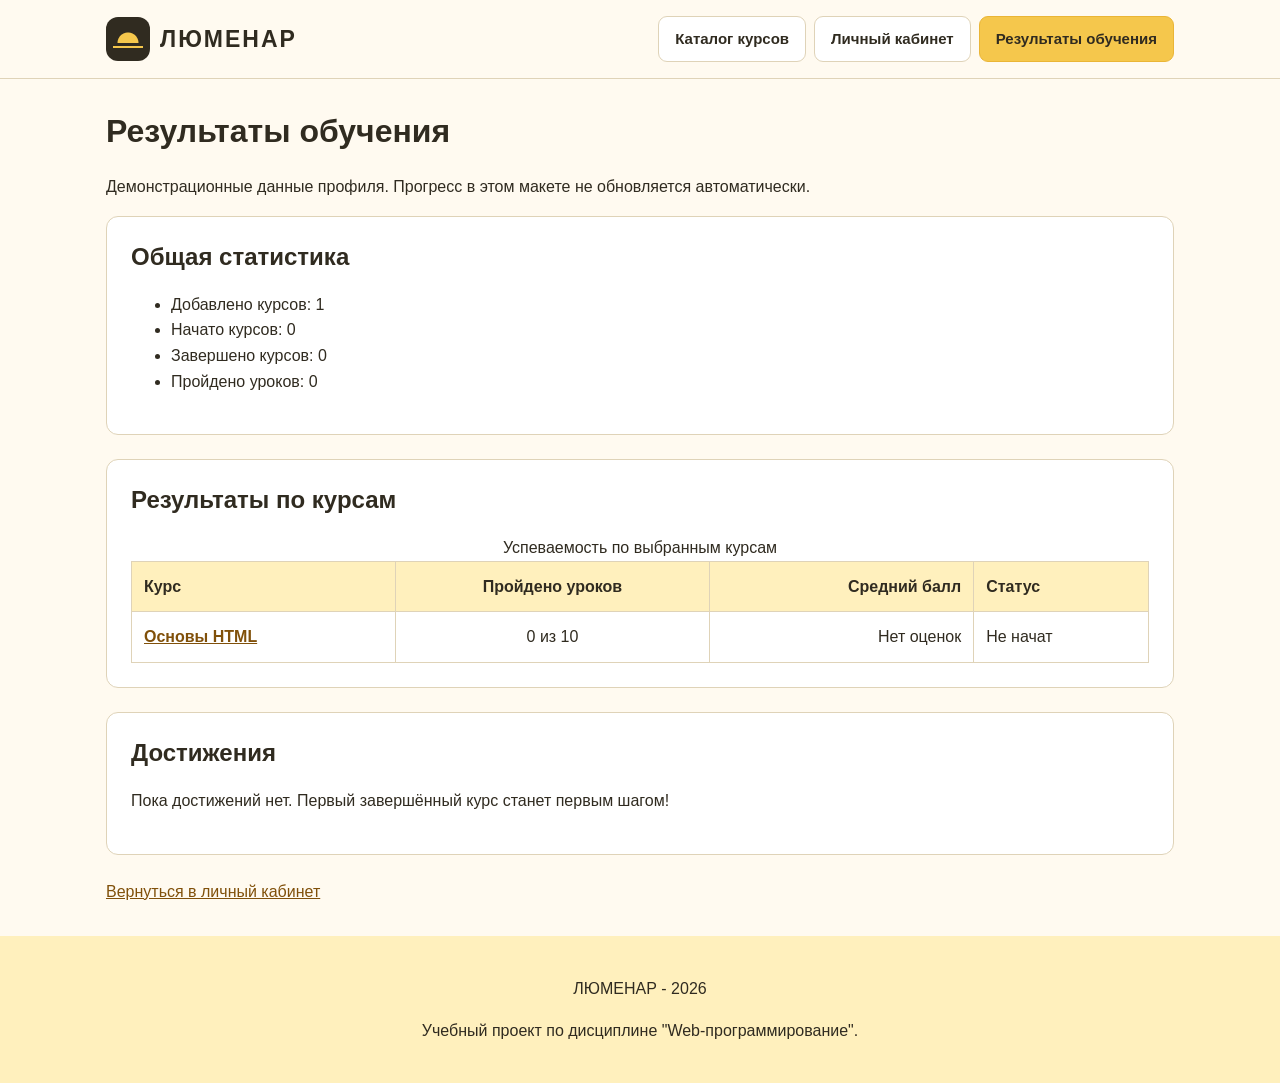
<file: lab4/results.html>
<!DOCTYPE html>
<html lang="ru">
<head>
    <meta charset="UTF-8">
    <meta name="viewport" content="width=device-width, initial-scale=1.0">
    <title>ЛЮМЕНАР - Результаты обучения</title>
    <link rel="stylesheet" href="css/style.css">
</head>
<body>
    <header class="header">
        <a class="header__logo" href="index.html">ЛЮМЕНАР</a>
        <nav class="navigation" aria-label="Основная навигация">
            <ul>
                <li><a href="index.html#catalog">Каталог курсов</a></li>
                <li><a href="profile.html">Личный кабинет</a></li>
                <li><a aria-current="page" href="results.html">Результаты обучения</a></li>
            </ul>
        </nav>
    </header>

    <main class="main">
        <h1>Результаты обучения</h1>
        <p>Демонстрационные данные профиля. Прогресс в этом макете не обновляется автоматически.</p>

        <section class="panel">
            <h2>Общая статистика</h2>
            <ul>
                <li>Добавлено курсов: 1</li>
                <li>Начато курсов: 0</li>
                <li>Завершено курсов: 0</li>
                <li>Пройдено уроков: 0</li>
            </ul>
        </section>

        <section class="panel panel--scroll">
            <h2>Результаты по курсам</h2>
            <table>
                <caption>Успеваемость по выбранным курсам</caption>
                <thead>
                    <tr>
                        <th scope="col">Курс</th>
                        <th scope="col">Пройдено уроков</th>
                        <th scope="col">Средний балл</th>
                        <th scope="col">Статус</th>
                    </tr>
                </thead>
                <tbody>
                    <tr>
                        <th scope="row"><a href="course.html">Основы HTML</a></th>
                        <td>0 из 10</td>
                        <td>Нет оценок</td>
                        <td>Не начат</td>
                    </tr>
                </tbody>
            </table>
        </section>

        <section class="panel">
            <h2>Достижения</h2>
            <p>Пока достижений нет. Первый завершённый курс станет первым шагом!</p>
        </section>

        <p><a href="profile.html">Вернуться в личный кабинет</a></p>
    </main>

    <footer class="footer">
        <p>ЛЮМЕНАР - 2026</p>
        <p>Учебный проект по дисциплине "Web-программирование".</p>
    </footer>
</body>
</html>
</file>
<file: lab2/css/style.css>
/* общие стили */
body {
    margin: 0;
    font-family: Arial, sans-serif;
    line-height: 1.6;
    background: #fffaf0;
    color: #302b20;
}

a {
    color: #80500a;
}

a:hover {
    color: #513000;
}

header, footer {
    padding: 20px;
    background: #fff0bd;
    text-align: center;
}

/* название сайта */
header > a {
    font-size: 26px;
    font-weight: bold;
    text-decoration: none;
}

header ul {
    padding: 0;
    list-style: none;
}

/* пункты меню стоят рядом и переносятся если места мало */
header li {
    display: inline-block;
    margin: 5px 12px;
}

/* ограничиваем ширину текста и ставим блок по центру */
main {
    max-width: 1000px;
    margin: 30px auto;
    padding: 0 15px;
}

section, article, aside {
    padding: 20px;
    margin-bottom: 20px;
    border: 1px solid #e9dfca;
    border-radius: 10px;
    background: white;
}

/* на случай если таблица не помещается ее можно прокрутить внутри раздела */
section {
    overflow-x: auto;
}

h1, h2, h3 {
    margin-top: 0;
    line-height: 1.3;
}

/* чтобы картинки не выходили за ширину блока и сохраняли пропорции */
img {
    max-width: 100%;
    height: auto;
}

/* каталог */
#catalog {
    background: #fff0bd;
}

.courses {
    display: flex;
    flex-wrap: wrap;
    gap: 20px;
}

.course-card {
    /* начальная ширина 240px но карточка может расти и сжиматься */
    flex: 1 1 240px;
    min-width: 0;
    border-top: 4px solid #f5c74c;
}

/* ссылки перехода оформлены как кнопки */
section > a, .course-card > a {
    display: inline-block;
    padding: 10px 16px;
    border-radius: 6px;
    background: #f5c74c;
    color: #302b20;
    text-decoration: none;
}

/* урок и прогресс */
pre {
    padding: 15px;
    overflow-x: auto;
    background: #fff0bd;
}

progress {
    width: 100%;
    max-width: 400px;
    accent-color: #b57a00;
}

/* таблица, выравнивание слева, по центру и справа */
table {
    width: 100%;
    /* Объединяем соседние границы ячеек */
    border-collapse: collapse;
}

th, td {
    padding: 12px;
    border: 1px solid #e9dfca;
    text-align: left;
}

thead {
    background: #fff0bd;
}

th:nth-child(2), td:nth-child(2) {
    text-align: center;
}

th:nth-child(3), td:nth-child(3) {
    text-align: right;
}
</file>
<file: lab4/css/style.css>
:root {
    --background: #fffaf0;
    --surface: #ffffff;
    --text: #302b20;
    --muted: #6b604c;
    --accent: #f5c74c;
    --accent-hover: #eab536;
    --light: #fff0bd;
    --link: #80500a;
    --border: #dfd3b8;
    --error: #a02525;
    --success: #28603a;
    --glow: #ffdf38;
    --dawn-sky: #cfdeed;
    --dawn-peach: #ffdec8;
}

* {
    box-sizing: border-box;
}

body {
    margin: 0;
    background: var(--background);
    color: var(--text);
    font: 16px/1.6 Arial, sans-serif;
}

a {
    color: var(--link);
}

a:hover {
    text-decoration: none;
}

:focus-visible {
    outline: 3px solid var(--link);
    outline-offset: 4px;
}

.footer {
    padding: 24px;
    background: var(--light);
    text-align: center;
}

.header {
    display: flex;
    align-items: center;
    justify-content: space-between;
    flex-wrap: wrap;
    gap: 16px;
    padding: 16px max(16px, calc((100% - 1068px) / 2));
    background: var(--background);
    border-bottom: 1px solid var(--border);
}

.header__logo {
    display: inline-flex;
    align-items: center;
    gap: 10px;
    color: var(--text);
    font-size: 23px;
    font-weight: bold;
    letter-spacing: 2px;
    text-decoration: none;
}

/* Лого */
.header__logo::before {
    content: "";
    width: 44px;
    height: 44px;
    border-radius: 12px;
    background:
        linear-gradient(var(--accent), var(--accent)) center 29px / 30px 2px no-repeat,
        radial-gradient(circle at center bottom, var(--accent) 10px, var(--text) 11px)
            center top / 100% 26px no-repeat,
        var(--text);
}

.navigation ul {
    display: flex;
    flex-wrap: wrap;
    justify-content: center;
    gap: 8px;
    padding: 0;
    margin: 0;
    list-style: none;
}

.navigation a {
    display: block;
    padding: 10px 16px;
    border: 1px solid var(--border);
    border-radius: 9px;
    background: var(--surface);
    color: var(--text);
    font-size: 15px;
    font-weight: bold;
    text-align: center;
    text-decoration: none;
}

.navigation a:hover {
    background: var(--light);
    border-color: var(--accent-hover);
}

.navigation [aria-current="page"] {
    background: var(--accent);
    border-color: var(--accent-hover);
}

.main {
    max-width: 1100px;
    margin: 32px auto;
    padding: 0 16px;
}

h1, h2, h3 {
    margin-top: 0;
    line-height: 1.3;
}

h1 {
    font-size: 32px;
}

img {
    max-width: 100%;
    height: auto;
    border-radius: 8px;
}

.panel, .course-card {
    padding: 24px;
    margin-bottom: 24px;
    border: 1px solid var(--border);
    border-radius: 12px;
    background: var(--surface);
}

.panel--scroll, pre {
    overflow-x: auto;
}

.button {
    display: inline-block;
    padding: 10px 18px;
    border: 0;
    border-radius: 8px;
    background: var(--accent);
    color: var(--text);
    font: inherit;
    font-weight: bold;
    text-align: center;
    text-decoration: none;
    cursor: pointer;
}

.button:hover {
    background: var(--accent-hover);
}

.button:disabled {
    opacity: 0.6;
    cursor: wait;
}

/* Главная страница и карточки на Flexbox */
.main--catalog {
    display: flex;
    flex-direction: column;
    gap: 24px;
}

.main--catalog > .panel {
    margin-bottom: 0;
}

.hero {
    padding: 36px;
    background: var(--light);
    animation: dawn 3s ease-in-out;
}

.hero__horizon {
    display: flex;
    justify-content: center;
    align-items: center;
    width: 264px;
    max-width: 100%;
    height: 152px;
    margin: 0 auto 24px;
    overflow: hidden;
    border-bottom: 2px solid var(--accent-hover);
}

.hero__sun {
    display: block;
    width: 88px;
    height: 88px;
    border-radius: 50%;
    background: var(--accent);
    animation: sunrise 3s ease-in-out, sunlight 2.4s ease-in-out infinite;
}

@keyframes sunlight {
    0%, 100% { box-shadow: 0 0 4px 8px var(--glow); }
    50% { box-shadow: 0 0 8px 22px var(--glow); }
}

@keyframes dawn {
    from { background-color: var(--dawn-sky); }
    50% { background-color: var(--dawn-peach); }
    to { background-color: var(--light); }
}

/* Нижняя граница блока скрывает солнце в начале восхода */
@keyframes sunrise {
    from { transform: translateY(152px); }
    to { transform: translateY(0); }
}

.catalog__courses {
    display: flex;
    flex-wrap: wrap;
    gap: 20px;
}

.course-card {
    display: flex;
    flex-direction: column;
    align-items: flex-start;
    flex: 1 1 260px;
    min-width: 0;
    border-top: 4px solid var(--accent);
}

.catalog__courses > .course-card {
    padding: 0;
    overflow: hidden;
    border-top-width: 1px;
    border-top-color: var(--border);
}

.course-card__image {
    width: 100%;
    aspect-ratio: 5 / 3;
    object-fit: cover;
    border-radius: 0;
    border-bottom: 3px solid var(--accent);
}

.course-card__body {
    display: flex;
    flex-direction: column;
    align-items: flex-start;
    flex-grow: 1;
    width: 100%;
    padding: 24px;
}

.course-card > .button, .course-card__body > .button, .course-card__badge {
    margin-top: auto;
}

.course-card__badge {
    padding: 6px 12px;
    border-radius: 8px;
    background: var(--light);
    color: var(--muted);
}

/* Личный кабинет на Grid */
.profile {
    display: grid;
    grid-template-columns: minmax(0, 1fr) minmax(0, 2fr);
    grid-template-areas: "about courses" "results application";
    gap: 24px;
    align-items: start;
}

.profile > .panel {
    min-width: 0;
    margin-bottom: 0;
}

.profile__about { grid-area: about; }
.profile__courses { grid-area: courses; }
.profile__results { grid-area: results; }
.profile__application { grid-area: application; }

.application__field {
    display: block;
    margin-bottom: 16px;
    font-weight: bold;
}

.application__field input, .application__field select {
    display: block;
    width: 100%;
    margin-top: 6px;
    padding: 10px;
    border: 1px solid var(--border);
    border-radius: 6px;
    background: var(--surface);
    color: var(--text);
    font: inherit;
}

.application__consent {
    display: flex;
    align-items: flex-start;
    gap: 10px;
    margin: 20px 0;
}

.application__consent input {
    margin-top: 6px;
    accent-color: var(--link);
}

.application__status {
    min-height: 26px;
    margin-bottom: 0;
}

.application__status--error { color: var(--error); }
.application__status--success { color: var(--success); }

pre {
    padding: 16px;
    background: var(--light);
}

progress {
    width: 100%;
    max-width: 400px;
    accent-color: var(--link);
}

table {
    width: 100%;
    border-collapse: collapse;
}

th, td {
    padding: 12px;
    border: 1px solid var(--border);
    text-align: left;
}

thead { background: var(--light); }
th:nth-child(2), td:nth-child(2) { text-align: center; }
th:nth-child(3), td:nth-child(3) { text-align: right; }

@media (max-width: 700px) {
    .header {
        flex-direction: column;
    }

    .navigation li {
        flex: 1 1 auto;
    }

    .profile {
        grid-template-columns: minmax(0, 1fr);
        grid-template-areas: "about" "courses" "results" "application";
    }

    .hero, .panel, .course-card, .course-card__body {
        padding: 20px;
    }
}
</file>
